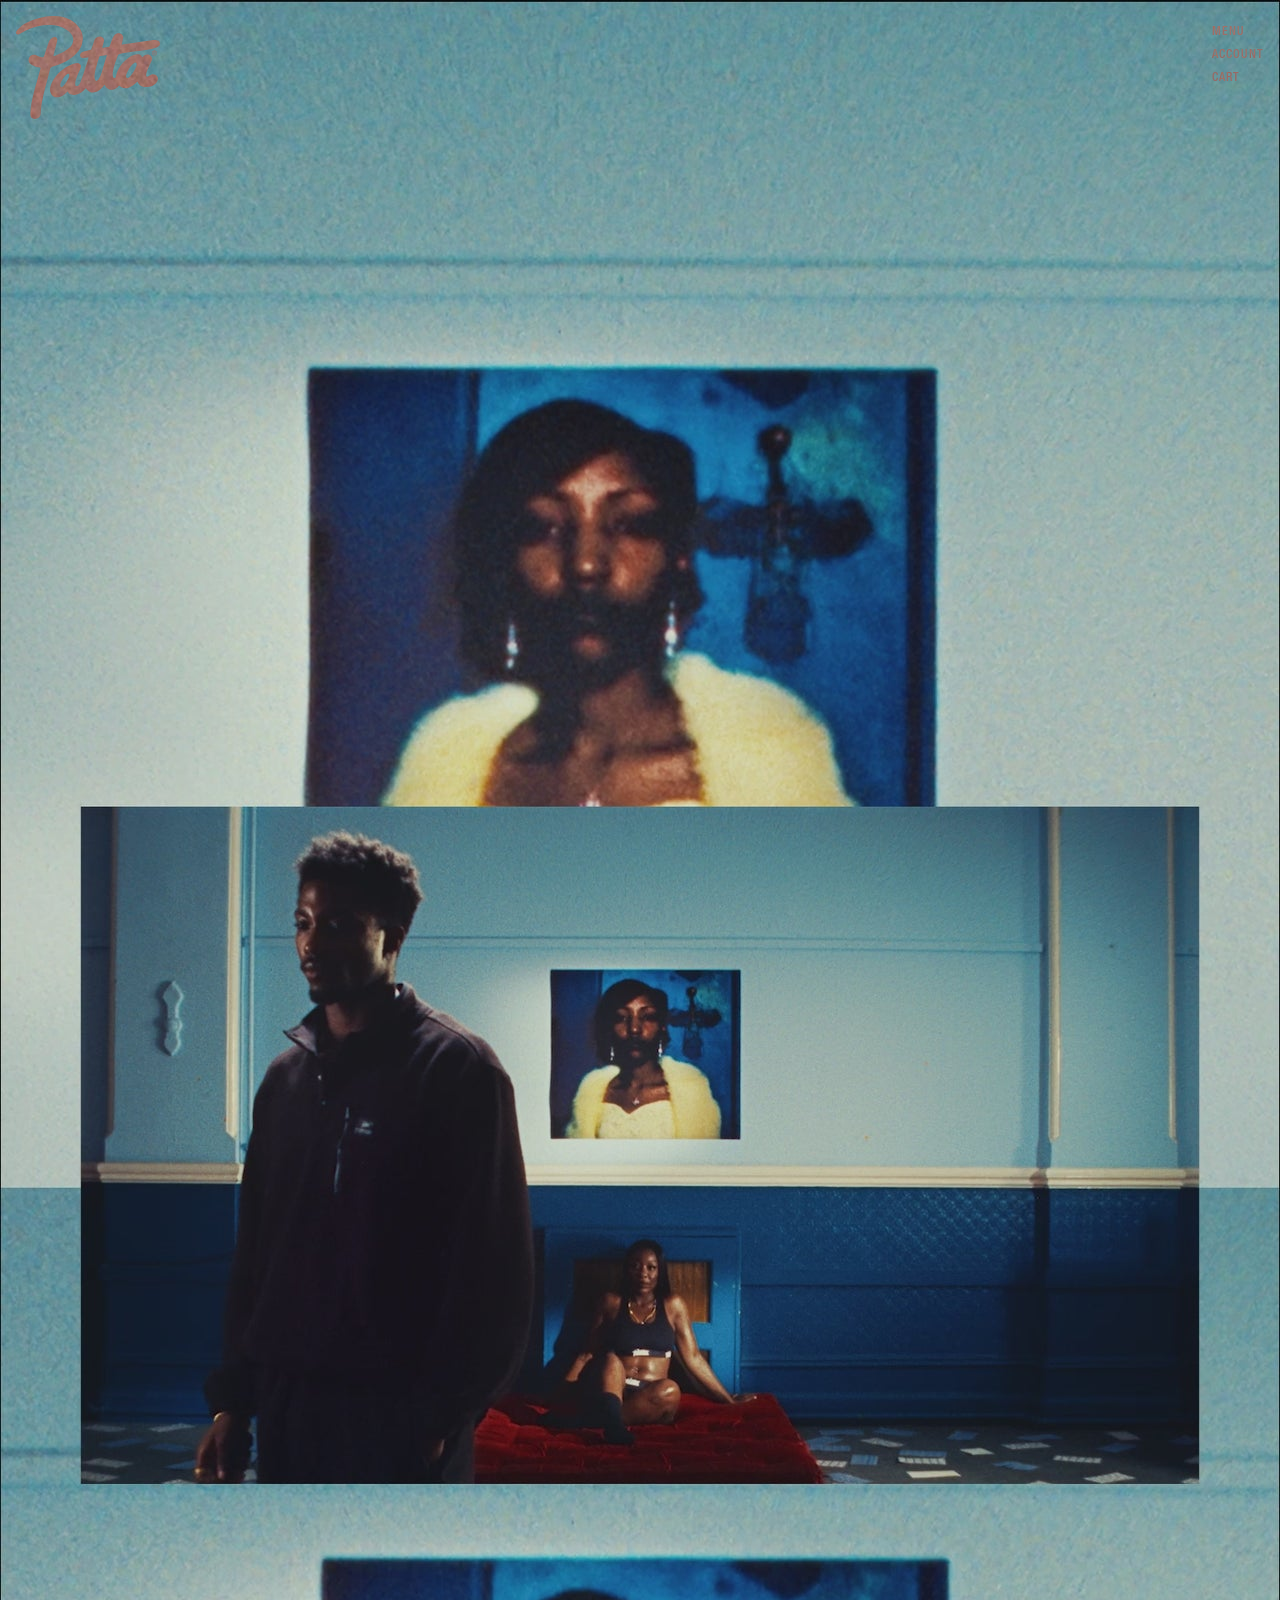
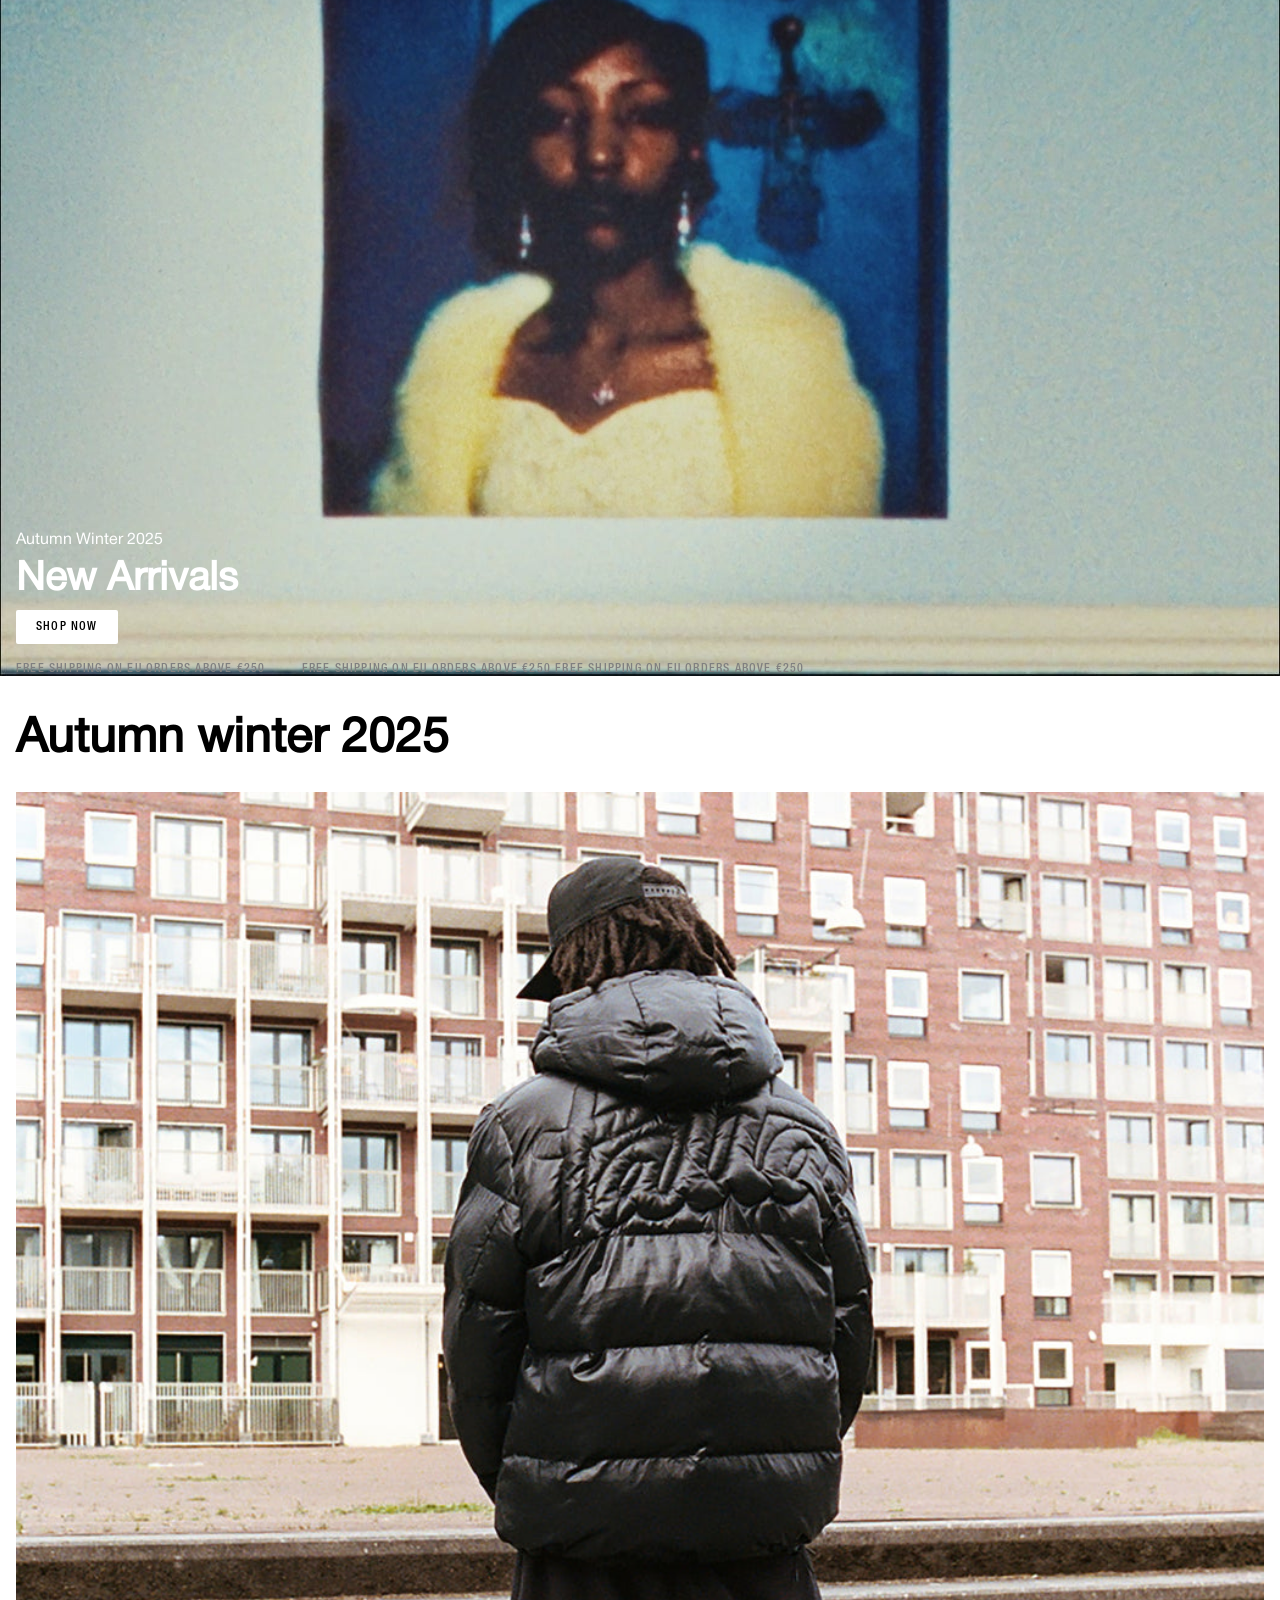
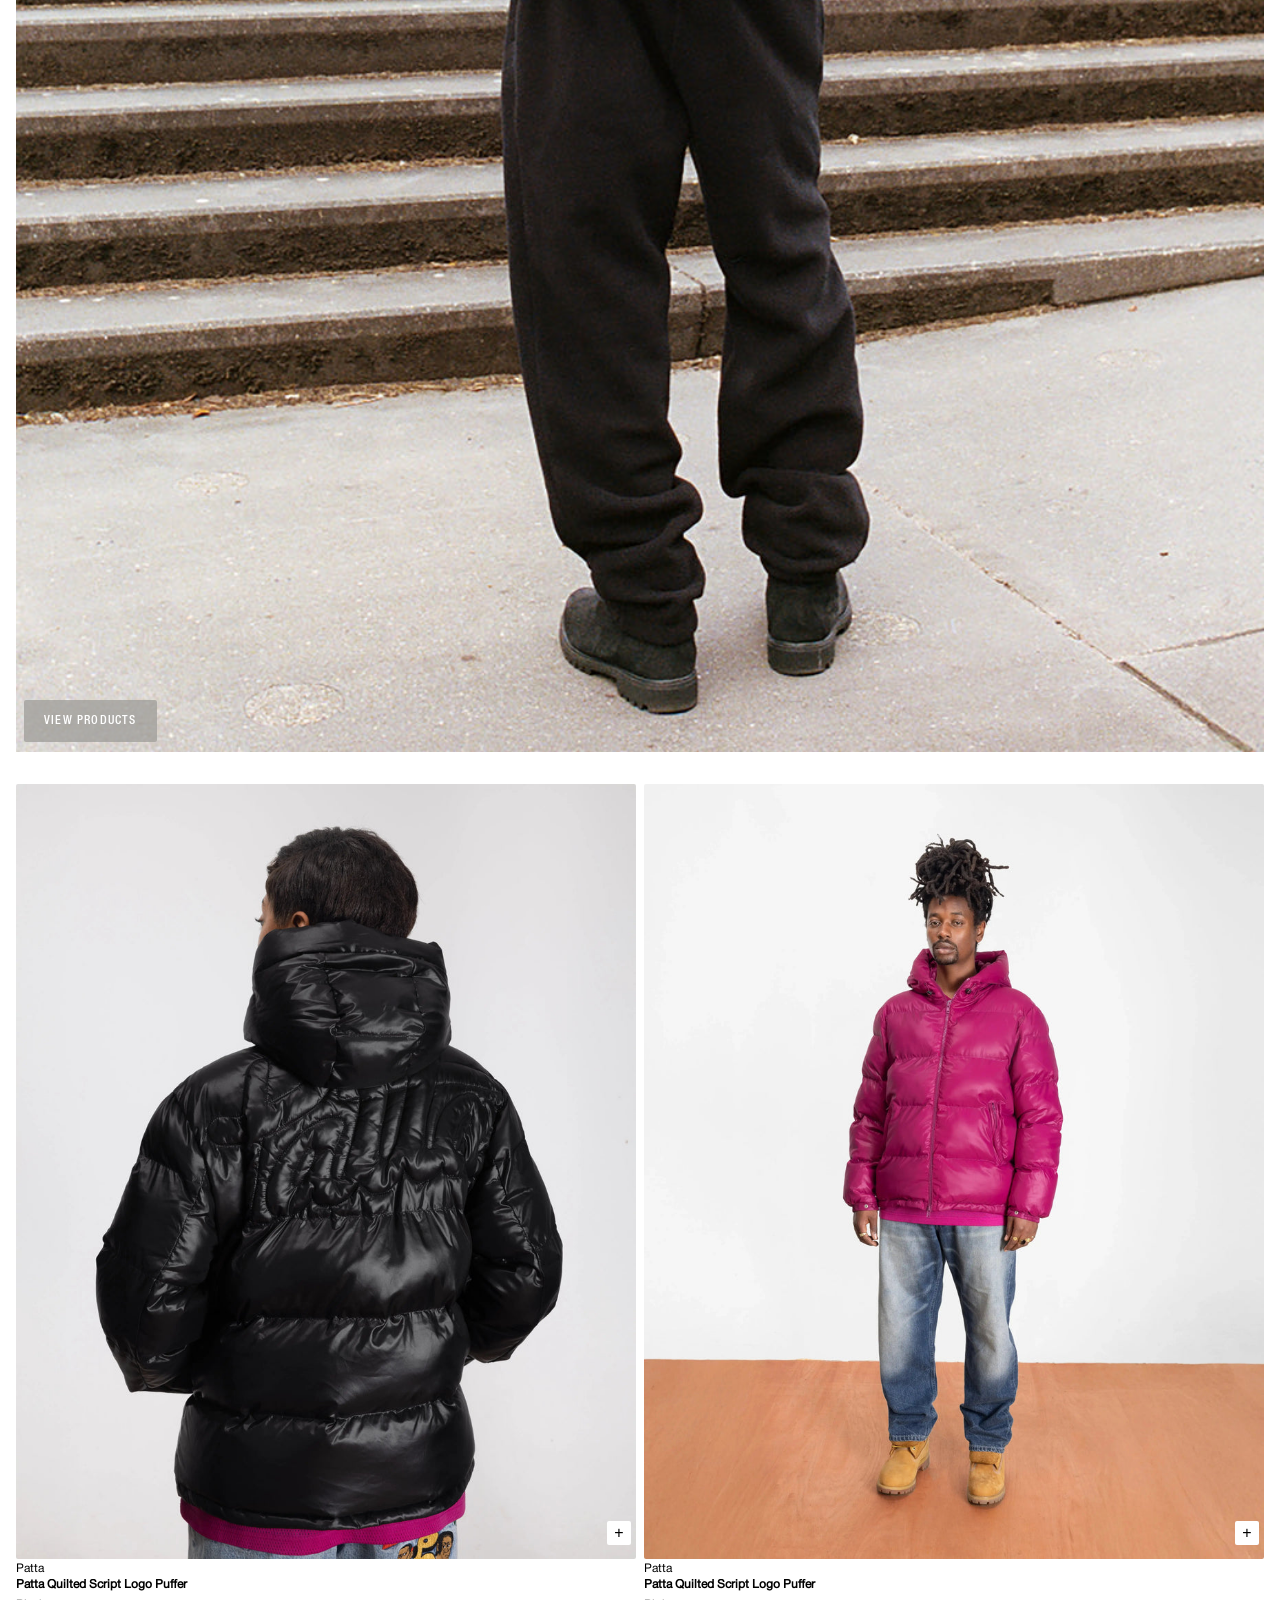
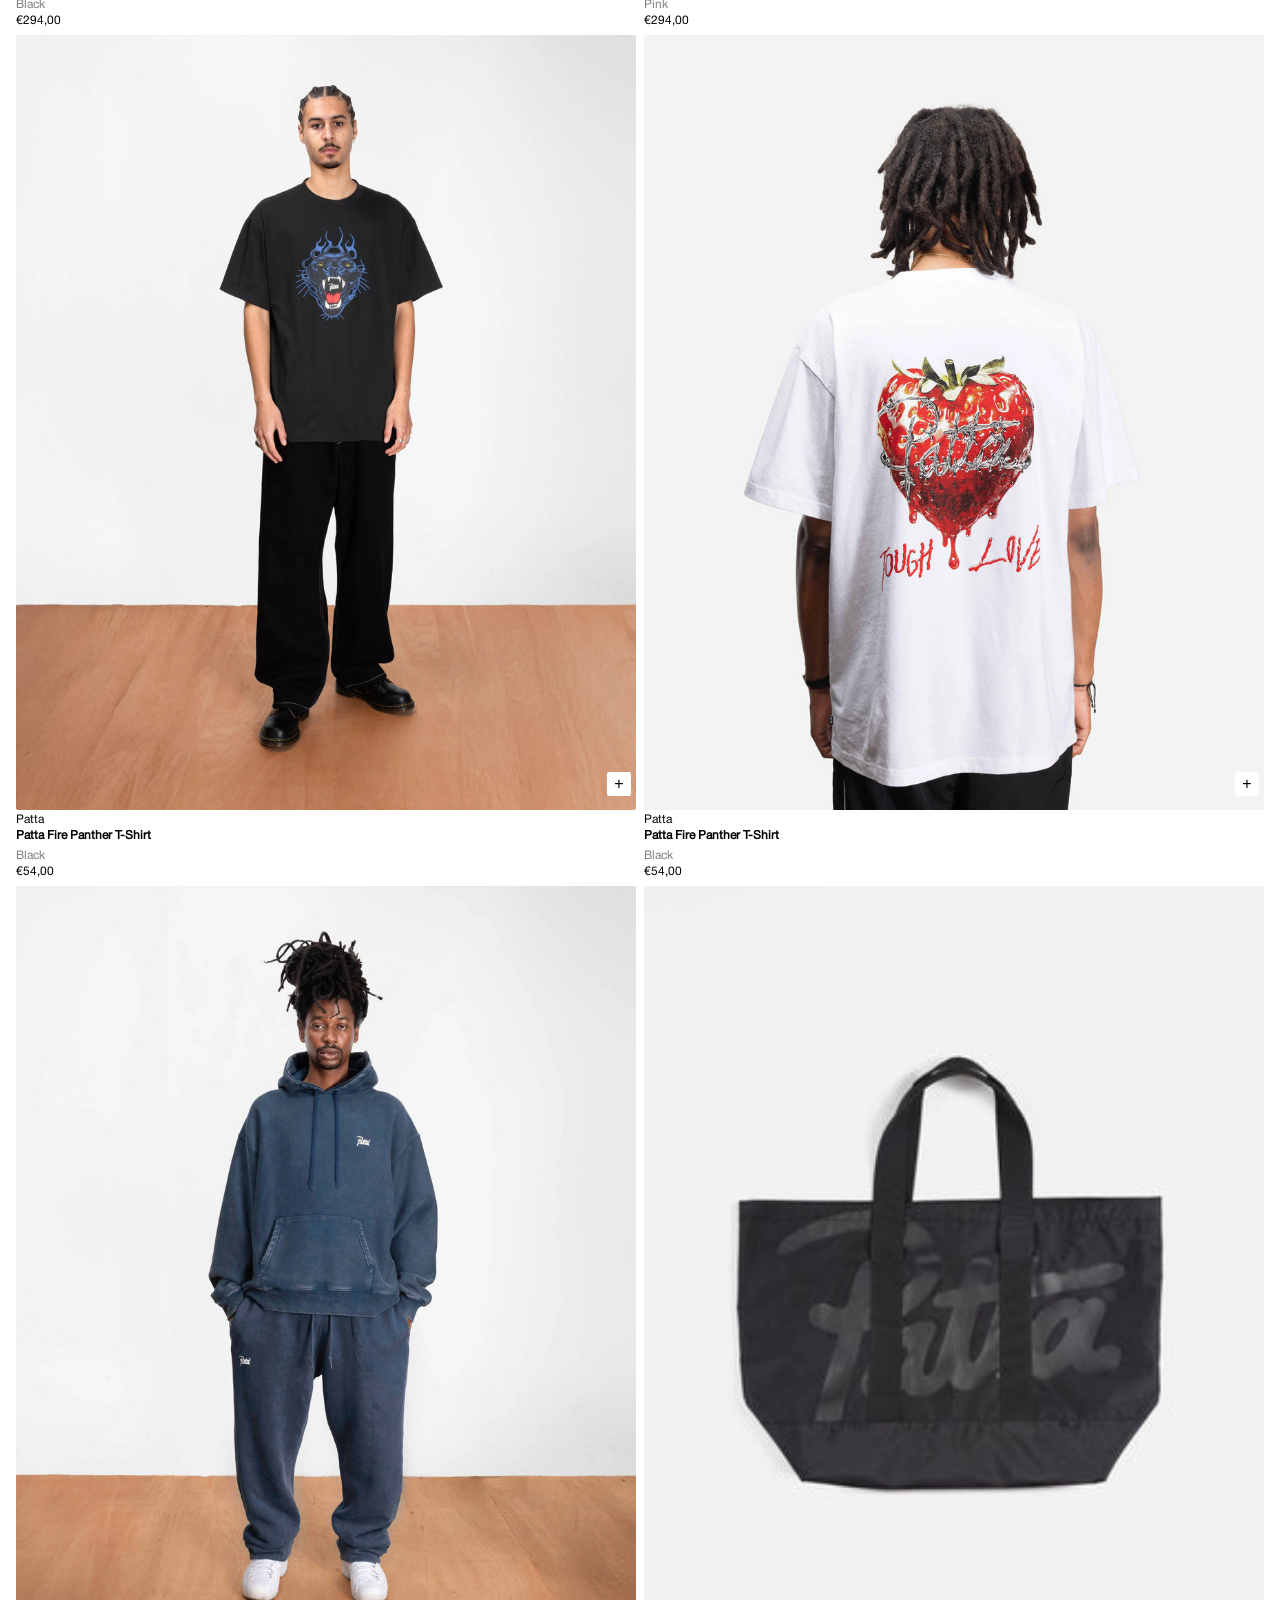
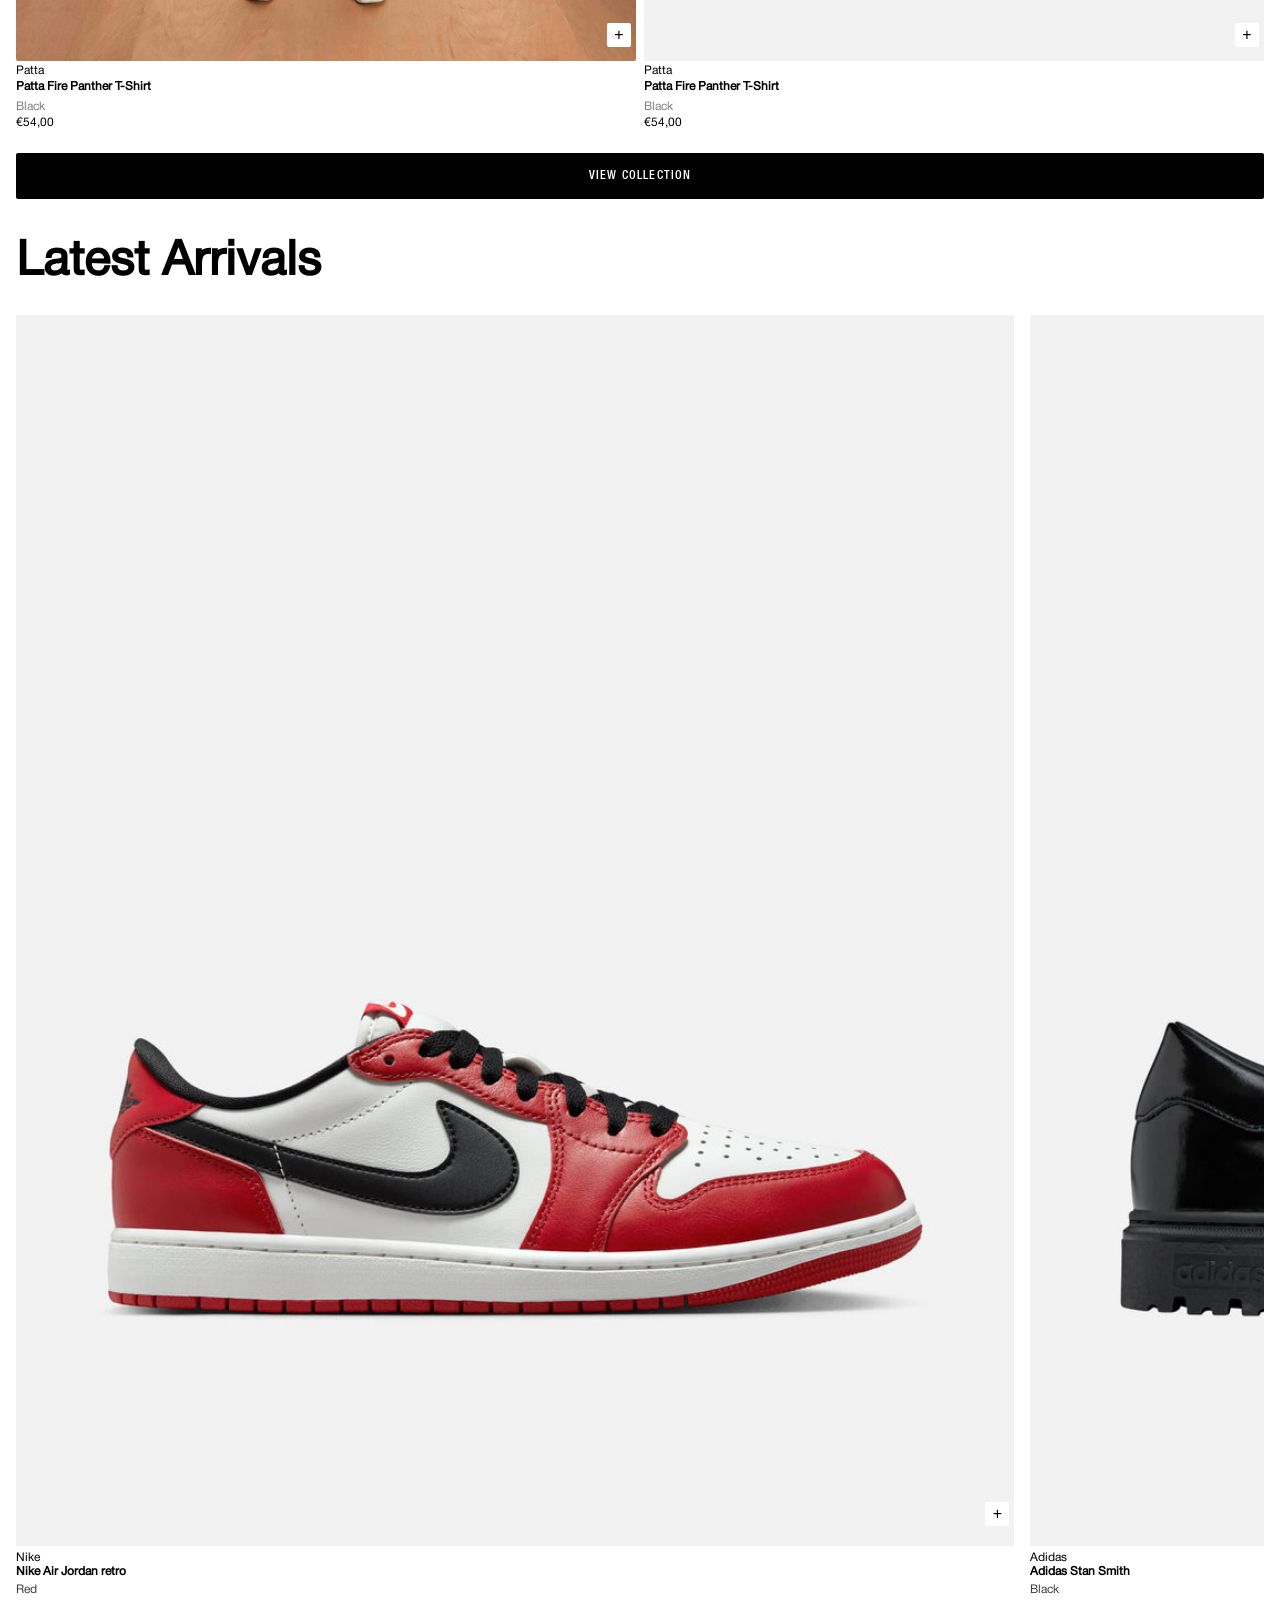
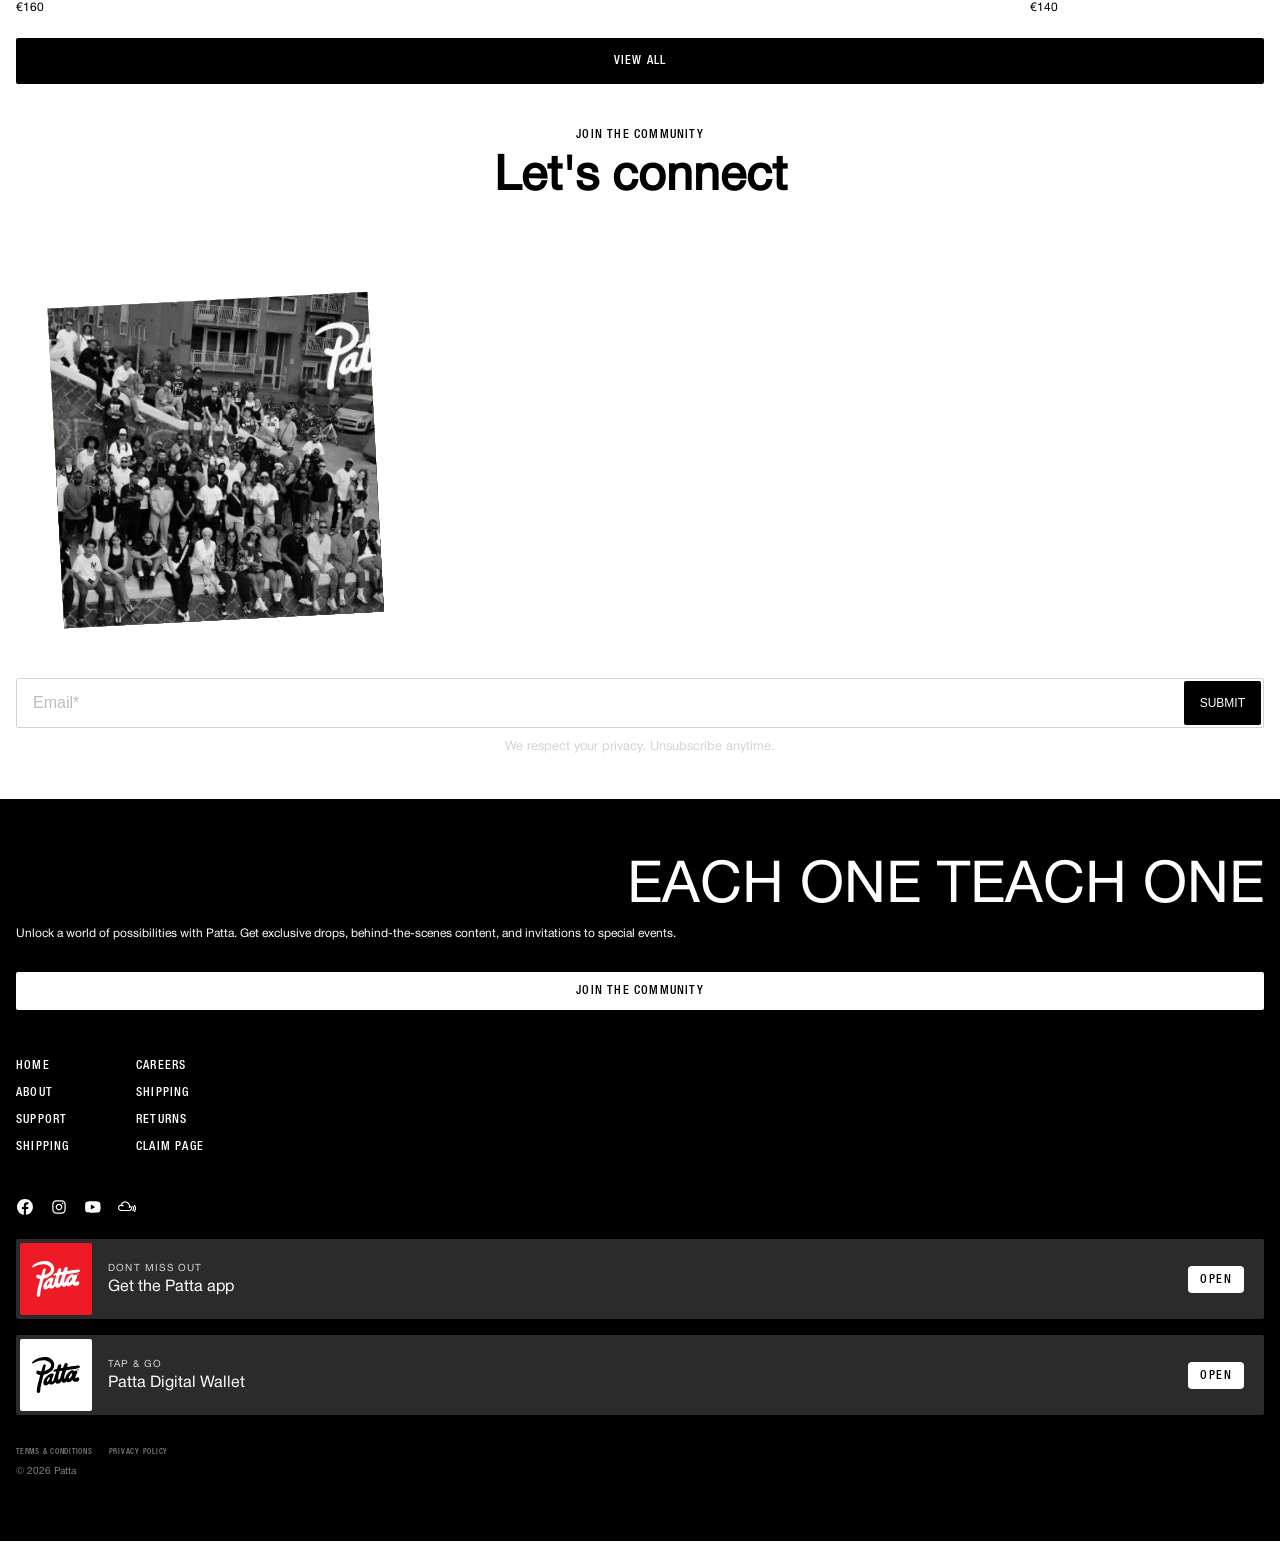
<file: index.html>
<!DOCTYPE html>
<html lang="nl">

<head>
	<meta charset="UTF-8">
	<meta name="author" content="Daan de Sanders">
	<meta name="viewport" content="width=device-width, initial-scale=1">

	<title>Patta home</title>

	<link href="styles/generiek.css" rel="stylesheet">
	<link href="styles/style.css" rel="stylesheet">
	<link rel="icon" type="image/svg+xml" href="images/PattaLogoSite.png">
</head>

<body>
	<header>
		<nav>
			<img src="images/pattaLogo.svg" alt="patta logo svg">
			<ul>
				<li><a href="">Menu</a></li>
				<li><a href="">Account</a></li>
				<li><a href="">Cart</a></li>
			</ul>
		</nav>
	</header>

	<main>
		<section>
			<h1>Patta home</h1>
			<img src="images/HomescreenFoto.jpg" alt="">
			<p>Autumn Winter 2025</p>
			<h2>New Arrivals</h2>
			<a href="">shop now</a>
			<a href="">Free Shipping on EU Orders above €250</a>
		</section>

		<section>
			<h2>Autumn winter 2025</h2>
			<img src="images/ZwarteJasTrap.jpg" alt="Foto van iemand met een zwarte puffer jas aan">
			<a href="">view products</a>
		</section>

		<section>
			<ul>
				<li>
					<article>
						<a href="product.html">
							<img src="images/PattaPufferZwart.jpg" alt="Iemand met een zwarte puffer jas aan">
							<p>Patta</p>
							<h3>Patta Quilted Script Logo Puffer</h3>
							<p>Black</p>
							<p>€294,00</p>
						</a>
						<button>+</button>
					</article>
				</li>

				<li>
					<article>
						<img src="images/PufferRoze.jpg" alt="Iemand met een roze puffer jas aan">
						<p>Patta</p>
						<h3>Patta Quilted Script Logo Puffer</h3>
						<p>Pink</p>
						<p>€294,00</p>
						<button>+</button>
					</article>
				</li>

				<li>
					<article>
						<img src="images/PanterShirt.jpg" alt="zwart shirt met panter ">
						<p>Patta</p>
						<h3>Patta Fire Panther T-Shirt</h3>
						<p>Black</p>
						<p>€54,00</p>
						<button>+</button>
					</article>
				</li>

				<li>
					<article>
						<img src="images/AardbeiShirt.jpeg" alt="wit shirt met aardbei graphic">
						<p>Patta</p>
						<h3>Patta Fire Panther T-Shirt</h3>
						<p>Black</p>
						<p>€54,00</p>
						<button>+</button>
					</article>
				</li>

				<li>
					<article>
						<img src="images/TruiBlauw.jpeg" alt="blauwe hoodie">
						<p>Patta</p>
						<h3>Patta Fire Panther T-Shirt</h3>
						<p>Black</p>
						<p>€54,00</p>
						<button>+</button>
					</article>
				</li>

				<li>
					<article>
						<img src="images/TasZwart.jpg" alt="zwarte Patta tas">
						<p>Patta</p>
						<h3>Patta Fire Panther T-Shirt</h3>
						<p>Black</p>
						<p>€54,00</p>
						<button>+</button>
					</article>
				</li>

			</ul>
			<a href="">View Collection</a>
		</section>

		<section>
			<h2>Latest Arrivals</h2>

			<ul>
				<li>
					<article>
						<a href="">
							<img src="images/NikeRood.jpg" alt="Lage rode Nike schoenen">
							<p>Nike</p>
							<h3>Nike Air Jordan retro</h3>
							<p>Red</p>
							<p>€160</p>
						</a>
						<button>+</button>
					</article>
				</li>

				<li>
					<article>
						<a href="">
							<img src="images/AdidasZwart.jpg" alt="lage zwarte adidias schoenen">
							<p>Adidas</p>
							<h3>Adidas Stan Smith</h3>
							<p>Black</p>
							<p>€140</p>
						</a>
						<button>+</button>
					</article>
				</li>

				<li>
					<article>
						<a href="">
							<img src="images/JordanWit.png" alt="witte jordan 4's">
							<p>Jordan</p>
							<h3>Air Jordan 4</h3>
							<p>White</p>
							<p>€140</p>
						</a>
						<button>+</button>
					</article>
				</li>

				<li>
					<article>
						<a href="">
							<img src="images/NikeZwart.jpg" alt="lage zwarte nike schoenen">
							<p>Jordan</p>
							<h3>Air Jordan 4</h3>
							<p>White</p>
							<p>€140</p>
						</a>
						<button>+</button>
					</article>
				</li>

			</ul>

			<a href="">View all</a>
		</section>


		<section>
			<p> join the community</p>
			<h2>Let's connect</h2>
			<ul>
				<li>
					<img src="images/Familie.jpeg" alt="">
				</li>

				<li>
					<img src="images/Gang.jpeg" alt="vijf jongens die stoer op de foto staan">
				</li>

				<li>
					<img src="images/HardLopen.jpeg" alt="hardloop foto">
				</li>

				<li>
					<img src="images/JasWaslijn.jpeg" alt="patta trui op waslijn">
				</li>

				<li>
					<img src="images/MeisjeJas.jpeg" alt="meisje met een patta bomber jas aan">
				</li>

				<li>
					<img src="images/PattaBarca.jpeg" alt="3 mensen met patta barcelona collab kleding aan">
				</li>

				<li>
					<img src="images/RaceFietsen.jpeg" alt="iemand die op een racefiets zit">
				</li>

				<li>
					<img src="images/Team.png" alt="foto van het hele patta team">
				</li>
			</ul>

			<form action="#" method="post">
				<input type="email" id="email" name="email" placeholder="Email*" required />
				<button type="submit">Submit</button>
			</form>
			<p>We respect your privacy. Unsubscribe anytime.</p>
		</section>
	</main>

	<footer>
		<p>Each one Teach one</p>
		<p>Unlock a world of possibilities with Patta. Get exclusive drops, behind-the-scenes content, and invitations
			to special events.</p>
		<a href="">Join the community</a>
		<nav aria-label="Footer">
			<ul>
				<li><a href="">Home</a></li>
				<li><a href="">About</a></li>
				<li><a href="">Support</a></li>
				<li><a href="">Shipping</a></li>
			</ul>

			<ul>
				<li><a href="">Careers</a></li>
				<li><a href="">Shipping</a></li>
				<li><a href="">Returns</a></li>
				<li><a href="">Claim page</a></li>
			</ul>

			<ul>
				<li><a href=""><img src="images/FacebookLogo.svg" alt="facebook logo"></a></li>
				<li><a href=""><img src="images/InstagramLogo.svg" alt="instagran logo"></a></li>
				<li><a href=""><img src="images/YouTubeLogo.svg" alt="youtube logo"></a></li>
				<li><a href=""><img src="images/MixCloudLogo.png" alt="mixcloud logo"></a></li>

			</ul>
		</nav>

		<ul>
			<li><img src="images/PattaAppRood.svg" alt="patta app rood"></li>
			<li>
				<p>dont miss out</p>
				<p>Get the Patta app</p>
			</li>
			<li><a href="">OPEN</a></li>
		</ul>

		<ul>
			<li><img src="images/PattaAppLogoWit.svg" alt="patta app wit"></li>
			<li>
				<p>TAP & GO</p>
				<p>Patta Digital Wallet</p>
			</li>
			<li><a href="">OPEN</a></li>
		</ul>
		<ul>
			<li><a href="">Terms & Conditions</a></li>
			<li><a href="">Privacy Policy</a></li>
		</ul>

		<p>© 2026 Patta</p>
	</footer>

	<audio id="uiClick" src="geluid/Cash.mp3" preload="auto"></audio>
	<script defer src="scripts/script.js"></script>
</body>

</html>
</file>
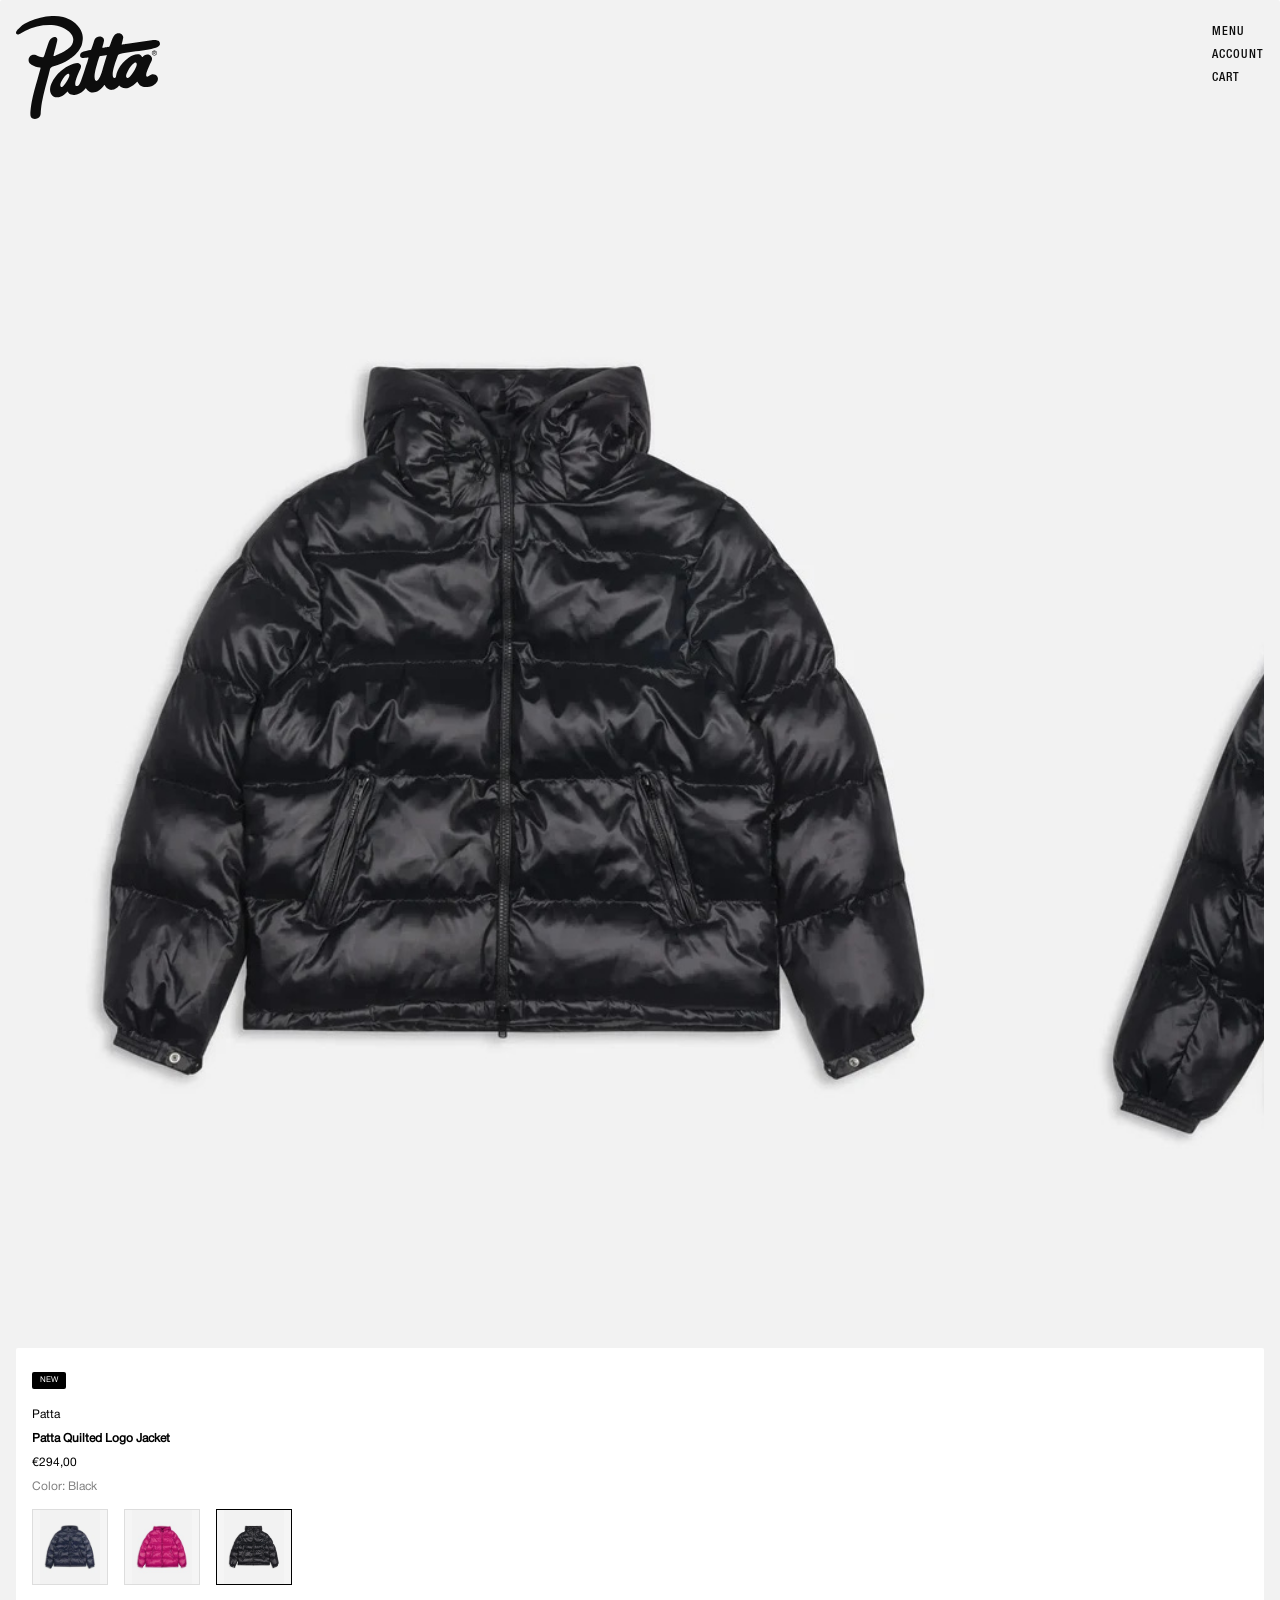
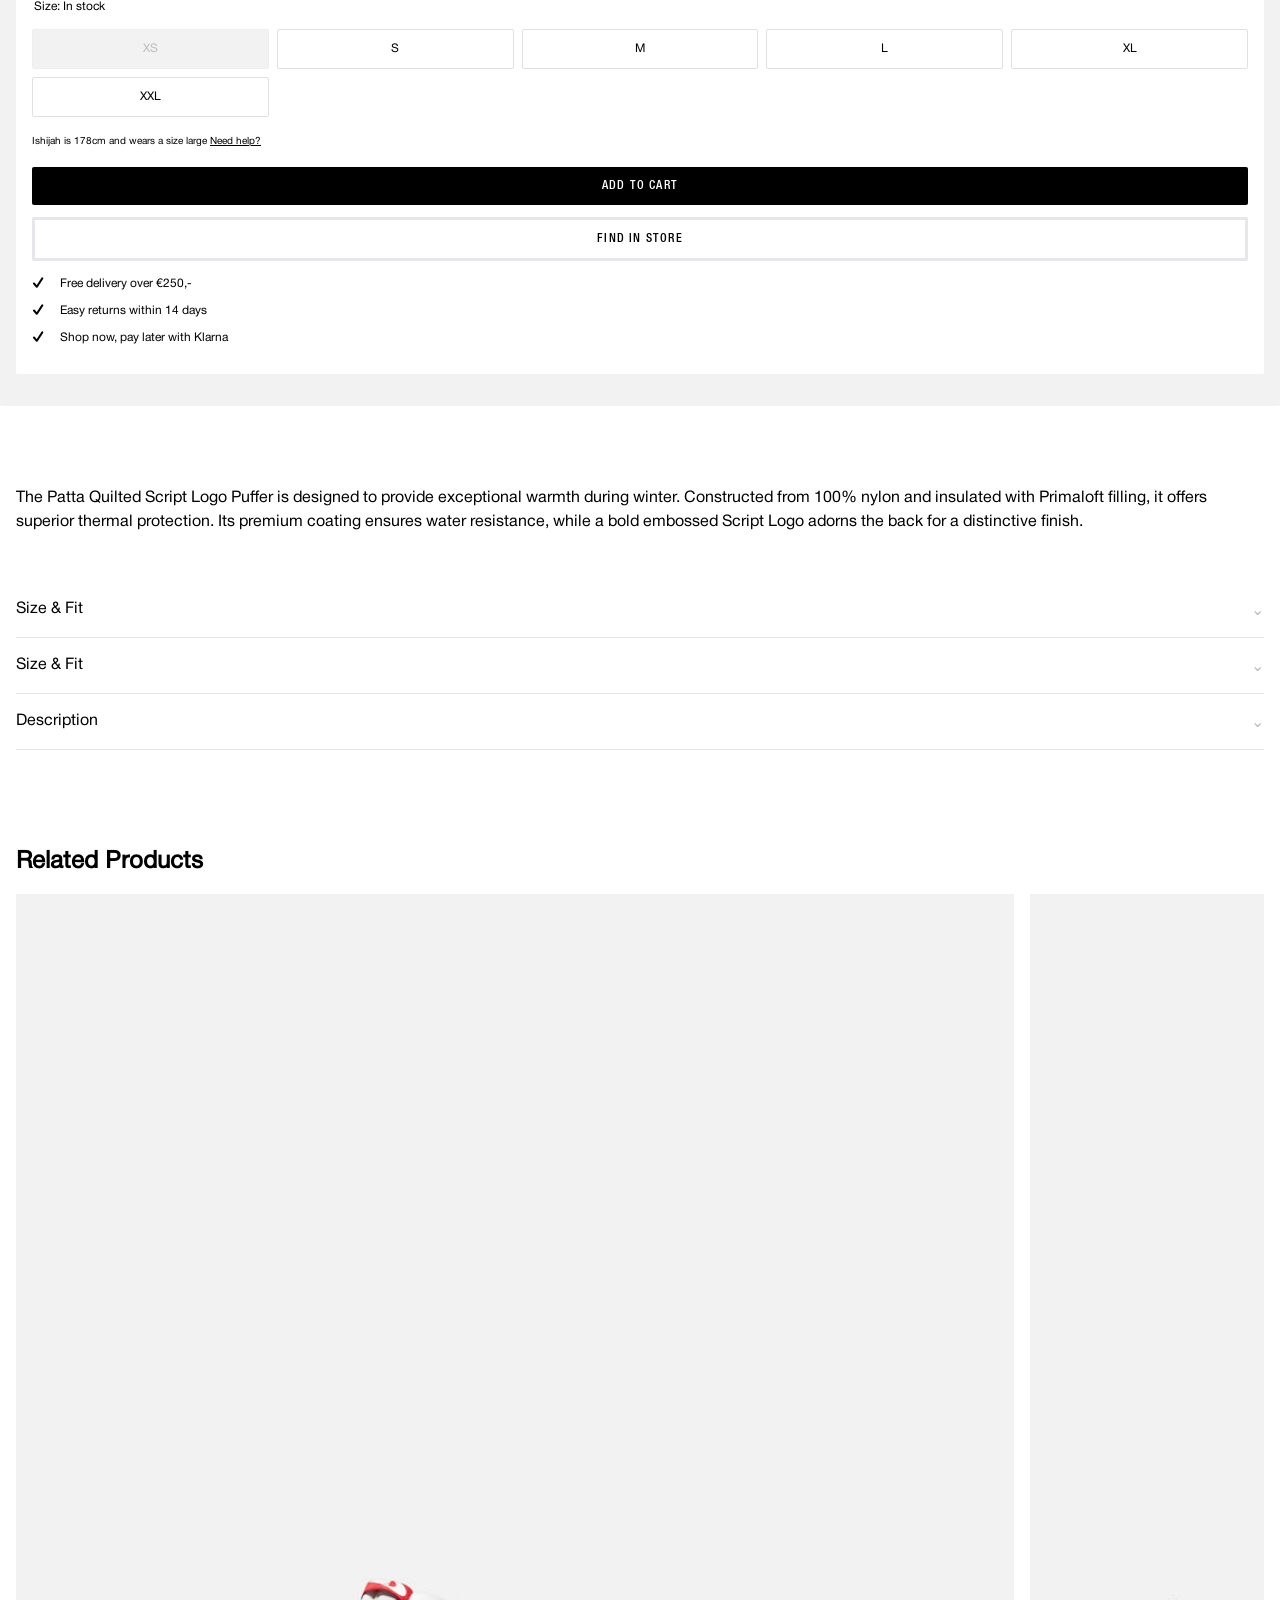
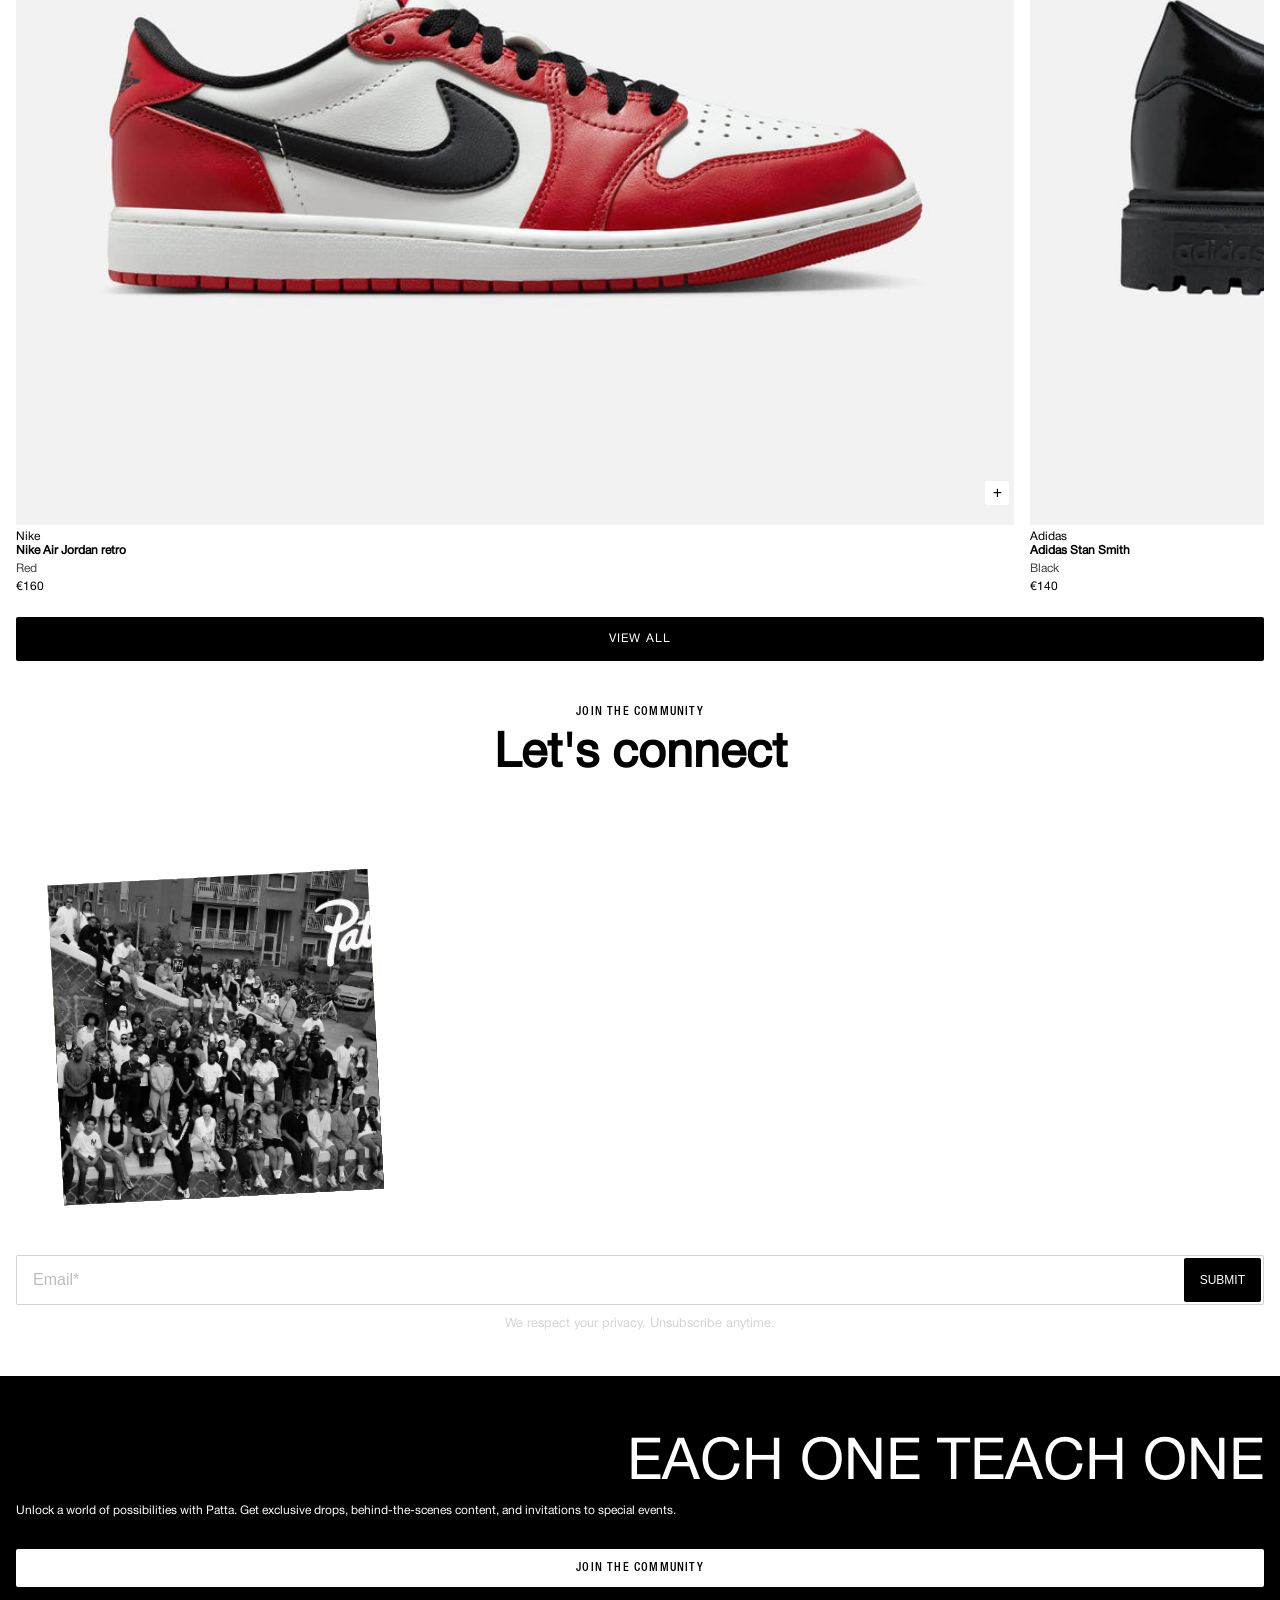
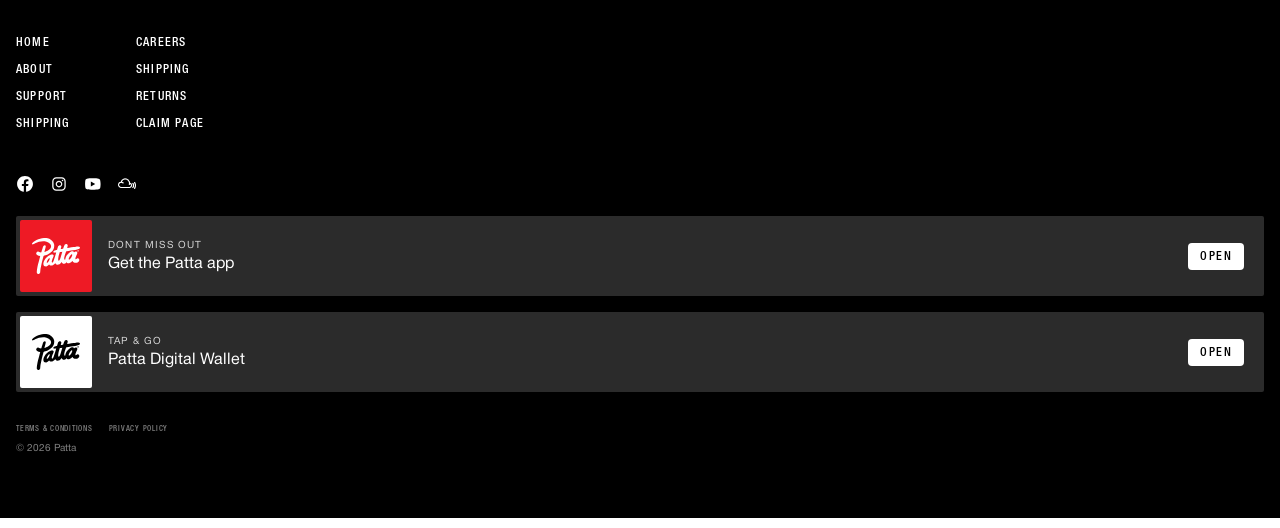
<file: product.html>
<!DOCTYPE html>
<html lang="nl">

<head>
    <meta charset="UTF-8">
    <meta name="author" content="Daan de Sanders">
    <meta name="viewport" content="width=device-width, initial-scale=1">

    <title>Patta product pagina</title>

    <link href="styles/generiek.css" rel="stylesheet">
    <link href="styles/product.css" rel="stylesheet">

    <link rel="icon" type="image/svg+xml" href="images/PattaLogoSite.png">
</head>

<body>
    <header>
        <nav>
            <img src="images/pattaLogo.svg" alt="patta logo svg">
            <ul>
                <li><a href="">Menu</a></li>
                <li><a href="">Account</a></li>
                <li><a href="">Cart</a></li>
            </ul>
        </nav>
    </header>

    <main>
        <section>
            <ul>
                <li><img src="images/JasZwart.jpeg" alt="foto voorkant patta jas zwart"></li>
                <li><img src="images/JasZwartAchterkant.jpeg" alt="foto achterkant patta jas zwart"></li>
                <li><img src="images/JasZwartCloseUp.jpeg" alt="close uo foto van de mouw"></li>
                <li><img src="images/JasZwartCloseUp2.jpeg" alt="close up foto van de acherkant"></li>
                <li><img src="images/JasZwartAchterkantModel.jpeg" alt="achterkant foto met model"></li>
            </ul>

            <ul>
                <li>
                    <p>NEW</p>
                    <p>Patta</p>
                    <h1>Patta Quilted Logo Jacket</h1>
                    <p>€294,00</p>
                    <p>Color: Black</p>
                </li>
                <li>
                    <ul>
                        <li>
                            <label>
                                <input type="radio" name="color" value="blue">
                                <img src="images/PufferBlauw.png" alt="foto van blauwe puffer">
                            </label>
                        </li>

                        <li>
                            <label>
                                <input type="radio" name="color" value="pink">
                                <img src="images/PufferRozeProduct.jpeg" alt="roze puffer jas">
                            </label>
                        </li>

                        <li>
                            <label>
                                <input type="radio" name="color" value="black" checked>
                                <img src="images/JasZwart.jpeg" alt="zwarte puffer jas">
                            </label>
                        </li>
                    </ul>
                </li>
                <li>
                    <form>
                        <fieldset>
                            <legend>Size: In stock</legend>

                            <label>
                                <input type="radio" name="size" value="XS" disabled>
                                XS
                            </label>

                            <label>
                                <input type="radio" name="size" value="S">
                                S
                            </label>

                            <label>
                                <input type="radio" name="size" value="M">
                                M
                            </label>

                            <label>
                                <input type="radio" name="size" value="L">
                                L
                            </label>

                            <label>
                                <input type="radio" name="size" value="XL">
                                XL
                            </label>

                            <label>
                                <input type="radio" name="size" value="XXL">
                                XXL
                            </label>
                        </fieldset>
                        <p>Ishijah is 178cm and wears a size large
                            <a href="">Need help?</a>
                        </p>
                        <button type="submit">ADD TO CART</button>
                        <button>FIND IN STORE</button>
                    </form>
                </li>
                <li>
                    <ul>
                        <li>
                            <p>Free delivery over €250,-</p>
                        </li>
                        <li>
                            <p>Easy returns within 14 days</p>
                        </li>
                        <li>
                            <p>Shop now, pay later with Klarna</p>
                        </li>
                    </ul>
                </li>
            </ul>
        </section>
        <section>

            <p>The Patta Quilted Script Logo Puffer is designed to provide exceptional warmth during winter. Constructed
                from 100% nylon and insulated with Primaloft filling, it offers superior thermal protection. Its premium
                coating ensures water resistance, while a bold embossed Script Logo adorns the back for a distinctive
                finish.</p>

            <details>
                <summary>
                    Size & Fit
                </summary>
                <p>
                    Ishijah is 178cm and wears a size large
                </p>
                <a href="">Need help?</a>
            </details>

            <details>
                <summary>
                    Size & Fit
                </summary>
                <p>
                    We offer UPS Standard, Express Saver, and Express shipping options. Final prices are calculated at
                    checkout and exclude import duties which will be charged by UPS after clearing customs. <br>
                    We accept returns within 14 days. We kindly remind you that sale items can only be refunded as store
                    credit.
                </p>
                <a href="">More info</a>
            </details>

            <details>
                <summary>
                    Description
                </summary>
                <ul>
                    <li>- Main fabric: 100% Nylon (Coated)</li>
                    <li>- Water resistant</li>
                    <li>- Primaloft filling (100% polyester)</li>
                    <li>- Soft polyamide lining (100% polyamide)</li>
                    <li>- Large script logo quilted artwork on back</li>
                    <li>- Drawcord adjustable hem and hood</li>
                    <li>- Snap Button adjustable cuff</li>
                    <li>- YKK main and pocket zip closures</li>
                    <br>
                    <li>POC-AW25-3200-348-0031-001</li>
                </ul>
            </details>
        </section>

        <section>
            <h2>
                Related Products
            </h2>
            <ul>
                <li>
                    <article>
                        <a href="">
                            <img src="images/NikeRood.jpg" alt="Lage rode Nike schoenen">
                            <p>Nike</p>
                            <h3>Nike Air Jordan retro</h3>
                            <p>Red</p>
                            <p>€160</p>
                        </a>
                        <button>+</button>
                    </article>
                </li>

                <li>
                    <article>
                        <a href="">
                            <img src="images/AdidasZwart.jpg" alt="lage zwarte adidias schoenen">
                            <p>Adidas</p>
                            <h3>Adidas Stan Smith</h3>
                            <p>Black</p>
                            <p>€140</p>
                        </a>
                        <button>+</button>
                    </article>
                </li>

                <li>
                    <article>
                        <a href="">
                            <img src="images/JordanWit.png" alt="witte jordan 4's">
                            <p>Jordan</p>
                            <h3>Air Jordan 4</h3>
                            <p>White</p>
                            <p>€140</p>
                        </a>
                        <button>+</button>
                    </article>
                </li>

                <li>
                    <article>
                        <a href="">
                            <img src="images/NikeZwart.jpg" alt="zwarte nikes">
                            <p>Jordan</p>
                            <h3>Air Jordan 4</h3>
                            <p>White</p>
                            <p>€140</p>
                        </a>
                        <button>+</button>
                    </article>
                </li>

            </ul>
            <a href="">View all</a>

        </section>

        <section>
            <p> join the community</p>
            <h2>Let's connect</h2>
            <ul>
                <li>
                    <img src="images/Familie.jpeg" alt="">
                </li>

                <li>
                    <img src="images/Gang.jpeg" alt="vijf jongens die stoer op de foto staan">
                </li>

                <li>
                    <img src="images/HardLopen.jpeg" alt="hardloop foto">
                </li>

                <li>
                    <img src="images/JasWaslijn.jpeg" alt="patta trui op waslijn">
                </li>

                <li>
                    <img src="images/MeisjeJas.jpeg" alt="meisje met een patta bomber jas aan">
                </li>

                <li>
                    <img src="images/PattaBarca.jpeg" alt="3 mensen met patta barcelona collab kleding aan">
                </li>

                <li>
                    <img src="images/RaceFietsen.jpeg" alt="iemand die op een racefiets zit">
                </li>

                <li>
                    <img src="images/Team.png" alt="foto van het hele patta team">
                </li>
            </ul>

            <form action="#" method="post">
                <input type="email" id="email" name="email" placeholder="Email*" required />
                <button type="submit">Submit</button>
            </form>
            <p>We respect your privacy. Unsubscribe anytime.</p>
        </section>
    </main>

    <footer>
        <p>Each one Teach one</p>
        <p>Unlock a world of possibilities with Patta. Get exclusive drops, behind-the-scenes content, and invitations
            to special events.</p>
        <a href="">Join the community</a>
        <nav aria-label="Footer">
            <ul>
                <li><a href="">Home</a></li>
                <li><a href="">About</a></li>
                <li><a href="">Support</a></li>
                <li><a href="">Shipping</a></li>
            </ul>

            <ul>
                <li><a href="">Careers</a></li>
                <li><a href="">Shipping</a></li>
                <li><a href="">Returns</a></li>
                <li><a href="">Claim page</a></li>
            </ul>

            <ul>
                <li><a href=""><img src="images/FacebookLogo.svg" alt="facebook logo"></a></li>
                <li><a href=""><img src="images/InstagramLogo.svg" alt="instagran logo"></a></li>
                <li><a href=""><img src="images/YouTubeLogo.svg" alt="youtube logo"></a></li>
                <li><a href=""><img src="images/MixCloudLogo.png" alt="mixcloud logo"></a></li>

            </ul>
        </nav>

        <ul>
            <li><img src="images/PattaAppRood.svg" alt="patta app rood"></li>
            <li>
                <p>dont miss out</p>
                <p>Get the Patta app</p>
            </li>
            <li><a href="">OPEN</a></li>
        </ul>

        <ul>
            <li><img src="images/PattaAppLogoWit.svg" alt="patta app wit"></li>
            <li>
                <p>TAP & GO</p>
                <p>Patta Digital Wallet</p>
            </li>
            <li><a href="">OPEN</a></li>
        </ul>
        <ul>
            <li><a href="">Terms & Conditions</a></li>
            <li><a href="">Privacy Policy</a></li>
        </ul>

        <p>© 2026 Patta</p>
    </footer>

    <script defer src="scripts/script.js"></script>
</body>
</file>
<file: styles/generiek.css>
/*********************/
/* CUSTOM PROPERTIES */
/*********************/
:root {
    /* startje */
    --Kleurtekst: #000;
    --KleurtekstLicht: #fff;
    --AchtergrondLicht: #fff;
    --AchtergrondDonker: #000;

    --space-s: .5rem;
    --space-m: 1rem;
    --space-l: 2rem;

    --radius: .5rem;
    --shadow-1: 0 2px 10px rgba(0, 0, 0, .08);

    --dur: 150ms;
}


@font-face {
    font-family: "Helvetica Neue";
    src: url("../fonts/HelveticaNeueRoman.otf") format("truetype");
    font-weight: 500;
    font-style: normal;
    font-display: swap;
}

@font-face {
    font-family: "Helvetica Neue condensed";
    src: url("../fonts/HelveticaNeue-MediumCond.otf") format("truetype");
    font-weight: 500;
    font-style: normal;
    font-display: swap;
}

@font-face {
    font-family: "Helvetica Neue light";
    src: url("../fonts/HelveticaNeueLight.otf") format("truetype");
    font-weight: 500;
    font-style: normal;
    font-display: swap;
}

header {
    position: fixed;
    top: 0;
    left: 0;
    right: 0;
    z-index: 10;
    transition: transform 0.3s ease;

    /* voor het omkeer effect van de elementen in de header */
    /* bron sanne */
    mix-blend-mode: difference;
    color: white;
}

header.poef {
    transform: translateY(-100%);
}

header nav {
    display: flex;
    justify-content: space-between;
}

header nav img {
    width: 10rem;
    padding-left: 16px;
    padding-top: 16px;

}

header nav ul {
    list-style: none;
    margin: 0;
    padding: 16px;
    font-family: Helvetica Neue;

}

header nav a {
    color: inherit;
    text-decoration: none;
    font-family: Helvetica Neue condensed;
    text-transform: uppercase;
    font-size: 0.75em;
    letter-spacing: 0.1em;

}

header nav li {
    padding-top: 0.5em;

}


section:last-of-type {
    padding-left: 16px;
    padding-right: 16px;
    margin-top: 32px;
    margin-bottom: 32px;
    text-align: center;
    overflow: hidden;
}

section:last-of-type p:first-of-type {
    font-family: Helvetica Neue condensed;
    text-transform: uppercase;
    font-size: 0.75em;
    letter-spacing: 0.1em;
}

section:last-of-type h2 {
    font-size: 48px;
    padding: 0;
    margin: 0;
    padding-bottom: 28px;
}

/* bron sanne */
section:last-of-type ul {
    --blokje-size: min(60vw, 20em);
    --caro-duration: 32s;

    margin: 0;
    padding-top: 3rem;
    padding-bottom: 5rem;
    list-style-type: "";

    display: grid;

    perspective: 90em;
    transform-style: preserve-3D;

    rotate: z -3deg;
}

/* bron sanne */
section:last-of-type li {
    grid-column-start: 1;
    grid-row-start: 1;
    width: var(--blokje-size);
    aspect-ratio: 1;

    animation: rotate3D var(--caro-duration) infinite linear;
    animation-delay: calc(var(--caro-duration) / sibling-count() * sibling-index() * -1);

    backface-visibility: hidden;
}

section:last-of-type:hover li {
    animation-play-state: paused;
}

section:last-of-type ul img {
    width: 100%;
    height: 100%;
    object-fit: cover;
    display: block;
}

section:last-of-type form {
    width: 100%;
    display: flex;
    align-items: center;

    border: 1px solid lightgray;
    border-radius: 2px;
    background: var(--AchtergrondLicht);
}

section:last-of-type form input {
    flex: 1;
    font-size: 1rem;
    padding: 0 1rem;
    height: 3rem;
    border: none;
    min-width: 0;
}

section:last-of-type form input::placeholder {
    color: #bdbdbd;
}

section:last-of-type form button {
    border: none;
    background: var(--AchtergrondDonker);
    font-size: 12px;
    color: var(--KleurtekstLicht);

    padding: 15px 1rem;
    margin: 0 2px 0 0;

    text-transform: uppercase;
    border-radius: 2px;
}

section:last-of-type p:last-of-type {
    font-size: 0.8rem;
    color: lightgray;
}



footer {
    background-color: var(--AchtergrondDonker);
    color: #fff;
    padding-top: 60px;
    padding-left: 16px;
    padding-right: 16px;
}

footer>p:first-of-type {
    font-size: 58px;
    text-transform: uppercase;
    text-align: right;
    padding: 0;
    margin: 0;
}


footer>p:nth-of-type(2) {
    font-size: 12px;
    margin-bottom: 32px;

}


footer>a:first-of-type {
    text-decoration: none;
    background-color: #fff;
    color: var(--Kleurtekst);
    display: block;
    text-align: center;
    padding: 12px;
    border-radius: 2px;
}


footer nav:nth-of-type(1) {
    margin-top: 48px;
    display: grid;
    grid-template-columns: 1fr 1fr;
    gap: 0;
    max-width: 200px;
}

footer nav:nth-of-type(1) ul {
    list-style: none;
    margin: 0;
    padding: 0;
}

footer nav:nth-of-type(1) li {
    margin-bottom: 0.75em;
}

footer nav:nth-of-type(1) a {
    color: #fff;
    text-decoration: none;
    text-transform: uppercase;
    font-size: 12px;
    background-color: none;
}

footer nav ul:nth-of-type(3) {
    display: flex;
    gap: 16px;
    margin-top: 32px;
}

footer nav ul:nth-of-type(3) img {
    width: 18px;
    height: 18px;
    display: block;
}

footer>ul:nth-of-type(1),
footer>ul:nth-of-type(2) {
    list-style: none;
    padding: 4px;
    display: flex;
    align-items: center;

    gap: 16px;

    background: #2b2b2b;
    border-radius: 2px;
}

footer>ul:nth-of-type(1) li:first-child img,
footer>ul:nth-of-type(2) li:first-child img {
    border-radius: 2px;
    display: block;
}

footer>ul:nth-of-type(1) li:nth-child(2) p:first-child,
footer>ul:nth-of-type(2) li:nth-child(2) p:first-child {
    font-size: 10px;
    letter-spacing: 0.12em;
    margin: 0 0 6px;
    opacity: 0.8;
    text-transform: uppercase;
}

footer>ul li:nth-child(2) {
    flex: 1;
}

footer>ul:nth-of-type(1) li:nth-child(2) p:last-child,
footer>ul:nth-of-type(2) li:nth-child(2) p:last-child {
    font-size: 16px;
    margin: 0;
}

footer>ul:nth-of-type(1) li:last-child a,
footer>ul:nth-of-type(2) li:last-child a {
    text-decoration: none;
    color: var(--Kleurtekst);
    background: #fff;

    padding: 8px 12px;
    border-radius: 4px;

    font-size: 12px;
    letter-spacing: 0.12em;
    text-transform: uppercase;
    margin-right: 16px;

}

footer ul:last-of-type {
    list-style: none;
    display: flex;
    padding: 0;
    margin: 32px 0 8px;
    gap: 16px;
    font-size: 10px;
}

footer ul:last-of-type a {
    text-decoration: none;
    color: gray;
}

footer>p:last-of-type {
    color: gray;
    font-size: 10px;
    padding-bottom: 64px;
}

footer a {
    font-family: Helvetica Neue condensed;
    text-transform: uppercase;
    font-size: 0.75em;
    letter-spacing: 0.1em;
}

a:focus-visible,
button:focus-visible,
input:focus-visible {
    outline: 2px solid black;
    outline-offset: 4px;
}

a,
button,
input {
    transition: transform var(--dur) ease, box-shadow var(--dur) ease, background-color var(--dur) ease, color var(--dur) ease;
}

a:focus-visible,
button:focus-visible,
summary:focus-visible,
label:focus-visible,
input:focus-visible {
    outline: 2px solid #000;
    outline-offset: 2px;
}

a:hover {
    text-decoration: underline;
}

button:hover {
    transform: translateY(-1px);
}

button:active {
    transform: translateY(0);
}

input:hover {
    box-shadow: 0 0 0 1px currentColor;
}
</file>
<file: styles/style.css>
/**************/
/* CSS REMEDY */
/**************/
*,
*::after,
*::before {
  box-sizing: border-box;
}

body {
  font-family: "Helvetica Neue";
}

h1 {
  position: absolute;
  width: 1px;
  height: 1px;
  padding: 0;
  margin: -1px;
  overflow: hidden;
  clip: rect(0, 0, 0, 0);
  white-space: nowrap;
  border: 0;
}

h2 {
  font-size: 3em;
  padding-bottom: 28px;
  margin-bottom: 0;

}



html,
body {
  width: 100%;
  margin: 0;
  padding: 0;
  overscroll-behavior: none;


  /* nodig voor het omkeer effect van de elementen in de header */
  /* bron sanne */
  background-color: #fff;
  ;
}



section {
  width: 100%;
}

section:first-of-type {
  position: relative;
  overflow: hidden;
  color: var(--AchtergrondLicht);
}

/* Zorgt ervoor dat de afbeelding zich als een layout-blok gedraagt
   (voorkomt witte ruimte onder de afbeelding door inline gedrag) */
section:first-of-type img {
  width: 100%;
  display: block;
}


section:first-of-type p,
section:first-of-type h2,
section:first-of-type a {
  position: absolute;
  left: 1rem;
}

section:first-of-type p {
  bottom: 7rem;
}

section:first-of-type h2 {
  bottom: 3rem;
  margin: 0;
  font-size: 40px;
}

section:first-of-type a {
  bottom: 2rem;
  background: var(--AchtergrondLicht);
  color:  var(--Kleurtekst);
  padding: 10px 20px;
  text-decoration: none;
  border-radius: 2px;
  font-family: Helvetica Neue condensed;
  text-transform: uppercase;
  font-size: 0.75em;
  letter-spacing: 0.1em;

}

section:first-of-type a:nth-of-type(2) {
  white-space: nowrap;
  font-size: 12px;
  display: block;

  position: absolute;
  bottom: 0rem;

  animation: ticker 14s linear infinite;
  background: none;
  padding: 0;
  color: grey;

}

section:first-of-type>a:nth-of-type(2)::after {
  content: " Free Shipping on EU Orders above €250  Free Shipping on EU Orders above €250 ";
  padding-left: 2rem;
}

section:nth-of-type(2) {
  padding-left: 16px;
  padding-right: 16px;
  position: relative;

}

section:nth-of-type(2) img {
  width: 100%;
  display: block;
}

section:nth-of-type(2) a {
  position: absolute;
  left: 24px;
  bottom: 10px;
  text-transform: uppercase;
  color: white;
  text-decoration: none;
  background-color: rgba(158, 156, 152, 0.75);
  padding: 14px 20px;
  font-size: 0.75em;
  font-family: Helvetica Neue condensed;
  border-radius: 2px;
  letter-spacing: 0.1em;
}


section:nth-of-type(3) {
  padding-left: 16px;
  padding-right: 16px;
}

section:nth-of-type(3) article {
  position: relative;
  min-width: 0;

}

section:nth-of-type(3) article>a:first-of-type {
  all: unset;
}


section:nth-of-type(3) ul {
  display: grid;
  grid-template-columns: repeat(2, 1fr);
  gap: .5rem;
  list-style: none;
  margin: 0;
  padding: 0;
  padding-top: 32px;
  min-width: 0;

}

section:nth-last-of-type(3) li {
  min-width: 0;

}

section:nth-of-type(3) ul img {
  width: 100%;
  display: block;
  border-radius: 2px;
}

section:nth-of-type(3) p {
  font-size: 12px;
  margin: 0;
  padding-top: 4px;
}

section:nth-of-type(3) article p:nth-of-type(2) {
  opacity: 0.5;
}

section:nth-of-type(3) h3 {
  font-size: 12px;
  margin-top: 4px;
  margin-bottom: 4px;

  white-space: nowrap;
  overflow: hidden;
  text-overflow: ellipsis;

  display: block;
  min-width: 0;
}

section:nth-of-type(3) button {
  position: absolute;
  bottom: 82px;
  right: 5px;
  ;
  background-color: var(--AchtergrondLicht);
  border: none;
  border-radius: 2px;
  margin: 0;
  padding: 0;
  width: 24px;
  height: 24px;
  font-size: 16px;

}

section:nth-of-type(3) a {

  display: block;

  margin-top: 24px;
  padding: 16px 0;

  background: var(--AchtergrondDonker);
  color: white;

  text-align: center;
  text-transform: uppercase;
  letter-spacing: 0.1em;
  font-size: 12px;

  text-decoration: none;
  border-radius: 2px;

  font-family: Helvetica Neue condensed;
  text-transform: uppercase;
  font-size: 0.75em;
  letter-spacing: 0.1em;
}

section:nth-of-type(4) {
  padding-left: 16px;
  padding-right: 16px;
}

section:nth-of-type(4) article {
  position: relative;
}

section:nth-of-type(4) button {
  position: absolute;
  bottom: 88px;
  right: 5px;
  ;
  background-color: var(--AchtergrondLicht);
  border: none;
  border-radius: 2px;
  margin: 0;
  padding: 0;
  width: 24px;
  height: 24px;
  font-size: 16px;
}

section:nth-of-type(4) ul {
  display: flex;
  gap: 16px;

  list-style: none;
  margin: 0;
  padding: 0;

  overflow-x: auto;
  scroll-snap-type: x mandatory;

}

section:nth-of-type(4) li {
  flex: 0 0 80%;
  /* bron: chatgpt */
  scroll-snap-align: start;
}

section:nth-of-type(4) ul li img {
  width: 100%;
  height: auto;
  display: block;

  width: 100%;
  height: 100%;
  object-fit: contain;
}

section:nth-of-type(4)>a:last-of-type {

  display: block;

  margin-top: 24px;
  padding: 16px 0;

  background:   var(--AchtergrondDonker);
  color:  var(--KleurtekstLicht);

  text-align: center;
  text-transform: uppercase;
  font-size: 12px;

  text-decoration: none;
  border-radius: 2px;

  font-family: Helvetica Neue condensed;
  text-transform: uppercase;
  font-size: 0.75em;
  letter-spacing: 0.1em;

}

section:nth-of-type(4) a {
  text-decoration: none;
  color: var(--Kleurtekst);

}

section:nth-of-type(4) p {
  font-size: 12px;
  margin: 0;
  padding: 0;
  padding-top: 6px;
}

section:nth-of-type(4) article p:nth-of-type(2) {
  opacity: 0.75;
}

section:nth-of-type(4) h3 {
  font-size: 12px;
  margin: 0;
  padding-top: 2px;

}



section:nth-of-type(4)>a:last-of-type:hover {
  opacity: 0.85;
}


@keyframes ticker {
  from {
    transform: translateX(0);
  }

  to {
    transform: translateX(-50%);
  }
}


@keyframes rotate3D {
  0% {
    transform:
      rotateY(0deg) translateZ(calc(var(--blokje-size) * 1.3));
  }

  100% {
    transform:
      rotateY(-360deg) translateZ(calc(var(--blokje-size) * 1.3));
  }
}


/* bron: chatgpt */
@media (prefers-reduced-motion: reduce) {
  * {
    transition: none !important;
    animation: none !important;
    scroll-behavior: auto !important;
  }
}
</file>
<file: styles/product.css>
/**************/
/* CSS REMEDY */
/**************/
*,
*::after,
*::before {
    box-sizing: border-box;
}

body {
    font-family: "Helvetica Neue";
}

html,
body {
    width: 100%;
    margin: 0;
    padding: 0;
    overscroll-behavior: none;


    /* nodig voor het omkeer effect van de elementen in de header */
    /* bron sanne */
    background-color: #fff;
    ;
}

section:first-of-type {
    background-color: #F2F2F2;
    width: 100%;
    padding-left: 16px;
    padding-right: 16px;
    border-radius: 2px;
    padding-bottom: 2em;
}



section:first-of-type>ul:first-of-type {
    display: flex;
    gap: 8px;

    list-style: none;
    margin: 0;
    padding: 0;
    padding-top: 100px;

    overflow-x: auto;
    scroll-snap-type: x mandatory;
}

section:first-of-type ul:first-of-type li {
    flex: 0 0 80%;
    /* bron: chatgpt */
    scroll-snap-align: start;
}

section:first-of-type ul:first-of-type img {
    display: block;
    width: 100%;
    height: auto;
}

section:first-of-type>ul:nth-of-type(2) {
    list-style: none;
    margin: 0;
    padding: 1em;
    background: var(--AchtergrondLicht);
    border-radius: 2px;
}

section:first-of-type>ul:nth-of-type(2)>li:first-of-type p:first-of-type {
    display: inline-block;
    padding: .25rem .5rem;
    background: var(--AchtergrondDonker);
    color: var(--KleurtekstLicht);
    font-size: 8px;
    border-radius: 2px;
}

section:first-of-type>ul:nth-of-type(2)>li:first-of-type h1 {
    font-size: 12px;
    padding: 0;
    margin: 0;
}


section:first-of-type>ul:nth-of-type(2)>li:first-of-type p {
    font-size: 12px;
}

section:first-of-type>ul:nth-of-type(2)>li:first-of-type p:nth-of-type(4) {
    font-size: 12px;
    color: gray;
}

section:nth-of-type(1)>ul:nth-of-type(2)>li:nth-of-type(2)>ul {
    display: flex;
    gap: 1rem;

    margin: 1rem 0;
    padding: 0;
    list-style: none;
}

section:nth-of-type(1)>ul:nth-of-type(2)>li:nth-of-type(2)>ul>li {
    flex: 0 0 4.75rem;
    /* bron: chatgpt */
    height: 4.75rem;

    border: 1px solid #ddd;
    background: #f5f5f5;
}

section:nth-of-type(1)>ul:nth-of-type(2)>li:nth-of-type(2)>ul>li img {
    width: 100%;
    height: 100%;
    object-fit: contain;
    display: block;
}

section:nth-of-type(1)>ul:nth-of-type(2)>li:nth-of-type(2)>ul>li input {
    position: absolute;
    opacity: 0;
}

section:nth-of-type(1)>ul:nth-of-type(2)>li:nth-of-type(2)>ul>li input:checked+img {
    outline: 1px solid black;
}

section:first-of-type form fieldset {
    border: 0;
    margin: 0;
    padding: 0;

    display: grid;
    grid-template-columns: repeat(5, 1fr);
    gap: .5rem;
}

section:first-of-type form legend {
    font-size: 12px;
    margin-bottom: 1rem;
}

section:first-of-type form fieldset label {
    height: 40px;
    display: grid;
    place-items: center;

    font-size: 12px;

    border: 1px solid #e0e0e0;
    border-radius: 2px;
    background: #fff;

    cursor: pointer;
}

section:first-of-type form fieldset label input {
    position: absolute;
    opacity: 0;
}

/* geselecteerd */
section:first-of-type form fieldset label:has(input:checked) {
    border-color: #000;
    border-width: 1px;
}

section:first-of-type form fieldset label:has(input:disabled) {
    background: #f2f2f2;
    color: #bdbdbd;
    border-color: #eee;
}

section:first-of-type form p {
    font-size: 10px;
    padding-top: 1em;
    padding-bottom: 1em;
}

section:first-of-type form p a {
    color: var(--KleurtekstDonker);
}

section:first-of-type form button:first-of-type {
    color: var(--AchtergrondLicht);
    background-color: var(--AchtergrondDonker);
    width: 100%;
    padding-top: 1em;
    padding-bottom: 1em;
    border: none;
    font-size: 12px;
    border-radius: 2px;
    font-family: Helvetica Neue condensed;
    text-transform: uppercase;
    font-size: 0.75em;
    letter-spacing: 0.1em;

}

section:first-of-type form button:nth-of-type(2) {
    color: var(--KleurtekstDonker);
    background-color: var(--AchtergrondLicht);
    width: 100%;
    padding-top: 1em;
    padding-bottom: 1em;
    margin-top: 1em;
    border: solid #e5e7eb;
    font-size: 12px;
    border-radius: 2px;

    font-family: Helvetica Neue condensed;
    text-transform: uppercase;
    font-size: 0.75em;
    letter-spacing: 0.1em;
}

section:first-of-type>ul:nth-of-type(2)>li:nth-of-type(4)>ul {
    list-style: none;
    padding: 0;
    margin: 0;
    margin-top: 1em;
}

section:first-of-type>ul:nth-of-type(2)>li:nth-of-type(4)>ul>li::before {
    content: "✓";

}

section:first-of-type>ul:nth-of-type(2)>li:nth-of-type(4)>ul>li {
    display: flex;
    gap: 1rem;
    align-items: center;
    margin: .75rem 0;
}

section:first-of-type>ul:nth-of-type(2)>li:nth-of-type(4)>ul>li p {
    margin: 0;
    font-size: 12px;
}

section:nth-of-type(2) {
    padding-left: 1em;
    padding-right: 1em;
    padding-bottom: 5em;
}

section:nth-of-type(2) details {
    border-bottom: 1px solid #e6e6e6;
}

section:nth-of-type(2) details:last-of-type {
    border-bottom: 1px solid #e6e6e6;
}

section:nth-of-type(2) details p {
    color: var(--KleurtekstDonker);
    font-size: 0.75em;
    font-family: Helvetica Neue light;
}

section:nth-of-type(2) details a {
    color: var(--KleurtekstDonker);
    font-size: 0.75em;
    font-family: Helvetica Neue;
    margin-bottom: 20px;
    display: inline-block;

}

section:nth-of-type(2) details ul {
    list-style: none;
    color: var(--KleurtekstDonker);
    font-size: 0.75em;
    font-family: Helvetica Neue light;
    margin-bottom: 20px;
    padding: 0;
    margin: 0;
    line-height: 1.5em;
}


section:nth-of-type(2)>p {
    font-family: Helvetica Neue;
    font-size: 1em;
    padding-top: 4em;
    padding-bottom: 2em;
    line-height: 1.5em;
}


section:nth-of-type(2) summary {
    position: relative;
    list-style: none;
    cursor: pointer;

    padding-top: 1.25em;
    padding-bottom: 1.25em;
    display: flex;
    align-items: center;
    justify-content: space-between;

    font-size: 1rem;
}

section:nth-of-type(2) summary::after {
    content: "⌄";
    position: absolute;
    right: 0;
    transition: transform 0.3s ease;
    color: #bdbdbd;
}

section:nth-of-type(3) {
    padding-left: 16px;
    padding-right: 16px;
}

section:nth-of-type(3) article {
    position: relative;
}

section:nth-of-type(3) button {
    position: absolute;
    bottom: 88px;
    right: 5px;
    background-color: var(--AchtergrondLicht);
    border: none;
    border-radius: 2px;
    margin: 0;
    padding: 0;
    width: 24px;
    height: 24px;
    font-size: 16px;
}

section:nth-of-type(3) ul {
    display: flex;
    gap: 16px;

    list-style: none;
    margin: 0;
    padding: 0;

    overflow-x: auto;
    scroll-snap-type: x mandatory;
}

section:nth-of-type(3) li {
    flex: 0 0 80%;
    /* bron: chatgpt */
    scroll-snap-align: start;
}

section:nth-of-type(3) ul li img {
    width: 100%;
    height: 100%;
    object-fit: contain;
    display: block;
}

section:nth-of-type(3)>a:last-of-type {
    display: block;
    margin-top: 24px;
    padding: 16px 0;

    background: var(--AchtergrondDonker);
    color: var(--KleurtekstLicht);

    text-align: center;
    text-transform: uppercase;
    letter-spacing: 0.1em;
    font-size: 12px;

    text-decoration: none;
    border-radius: 2px;
}

section:nth-of-type(3) a {
    text-decoration: none;
    color: var(--KleurtekstDonker);
}

section:nth-of-type(3) p {
    font-size: 12px;
    margin: 0;
    padding: 0;
    padding-top: 6px;
}

section:nth-of-type(3) article p:nth-of-type(2) {
    opacity: 0.75;
}

section:nth-of-type(3) h3 {
    font-size: 12px;
    margin: 0;
    padding-top: 2px;

}


@keyframes rotate3D {
    0% {
        transform:
            rotateY(0deg) translateZ(calc(var(--blokje-size) * 1.3));
    }

    100% {
        transform:
            rotateY(-360deg) translateZ(calc(var(--blokje-size) * 1.3));
    }
}

/* bron: chatgpt */
@media (prefers-reduced-motion: reduce) {
    * {
        transition: none !important;
        animation: none !important;
        scroll-behavior: auto !important;
    }
}
</file>
